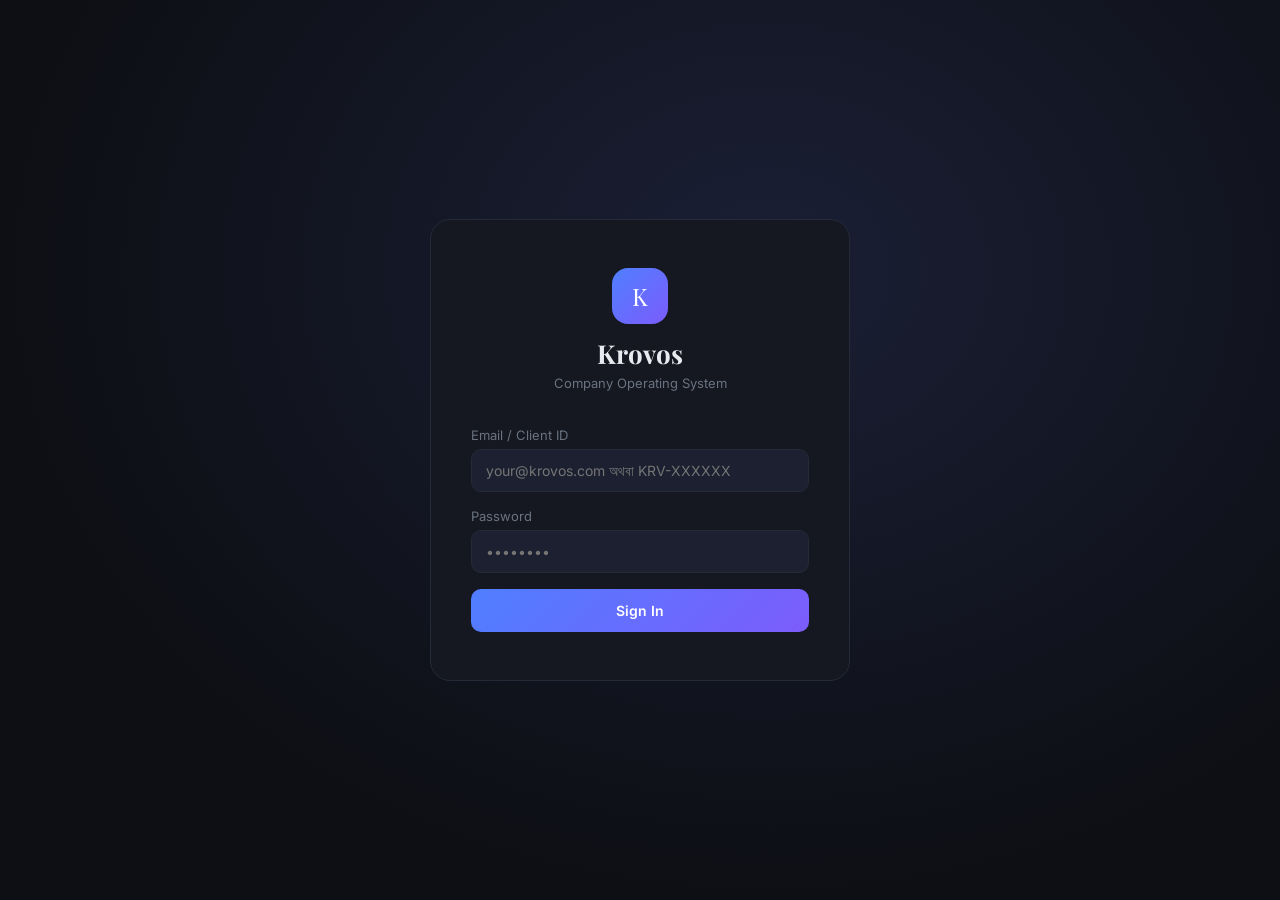
<file: index.html>
<!DOCTYPE html>
<html lang="bn">
<head>
<meta charset="UTF-8">
<meta name="viewport" content="width=device-width, initial-scale=1.0">
<title>Krovos — Login</title>
<link rel="stylesheet" href="css/style.css">
</head>
<body>
<div class="login-wrap">
  <div class="login-card">
    <div class="login-logo">
      <div class="mark">K</div>
      <h1>Krovos</h1>
      <p>Company Operating System</p>
    </div>
    <div class="error-msg" id="errMsg"></div>
    <div class="form-group">
      <label>Email / Client ID</label>
      <input type="text" id="email" placeholder="your@krovos.com অথবা KRV-XXXXXX" />
    </div>
    <div class="form-group">
      <label>Password</label>
      <input type="password" id="password" placeholder="••••••••" />
    </div>
    <button class="btn btn-primary" onclick="doLogin()">Sign In</button>
  </div>
</div>
<script src="js/config.js"></script>
<script>
async function doLogin() {
  const input = document.getElementById('email').value.trim();
  const password = document.getElementById('password').value;
  const err = document.getElementById('errMsg');
  err.style.display = 'none';

  if (!input || !password) {
    err.textContent = 'Email/Client ID ও Password দিন।';
    err.style.display = 'block';
    return;
  }

  try {
    // Hardcoded Board Admin fallback
    if (input === 'board@krovos.com' && password === 'krovos2024') {
      auth.login({ id: 'board-admin', name: 'Board Admin', email: input, role: 'BOARD' });
      window.location.href = 'dashboard.html';
      return;
    }

    // 1) Officer login (by email)
    const officers = await db.query('officers', { filter: `email=eq.${encodeURIComponent(input)}` });
    if (officers && officers.length > 0) {
      const officer = officers[0];
      if (officer.password_hash !== password) {
        err.textContent = 'Password ভুল।';
        err.style.display = 'block';
        return;
      }
      auth.login(officer);
      window.location.href = 'dashboard.html';
      return;
    }

    // 2) Client login (by Client ID অথবা email)
    let clientMatches = await db.query('clients', { filter: `user_id=eq.${encodeURIComponent(input)}` });
    if (!clientMatches || clientMatches.length === 0) {
      clientMatches = await db.query('clients', { filter: `email=eq.${encodeURIComponent(input)}` });
    }
    if (clientMatches && clientMatches.length > 0) {
      const client = clientMatches[0];
      if (client.password !== password) {
        err.textContent = 'Password ভুল।';
        err.style.display = 'block';
        return;
      }
      auth.login({ ...client, role: 'CLIENT' });
      window.location.href = 'client-dashboard.html';
      return;
    }

    err.textContent = 'Email/Client ID পাওয়া যায়নি।';
    err.style.display = 'block';

  } catch(e) {
    err.textContent = 'Connection error। আবার try করুন।';
    err.style.display = 'block';
  }
}

document.addEventListener('keydown', e => { if (e.key === 'Enter') doLogin(); });

const cur = auth.current();
if (cur) window.location.href = cur.role === 'CLIENT' ? 'client-dashboard.html' : 'dashboard.html';
</script>
</body>
</html>
</file>
<file: css/style.css>
@import url('https://fonts.googleapis.com/css2?family=Inter:wght@300;400;500;600;700&family=Playfair+Display:wght@700&display=swap');

*, *::before, *::after { box-sizing: border-box; margin: 0; padding: 0; }

:root {
  --bg: #0d0f14;
  --surface: #151820;
  --surface2: #1c2030;
  --border: #252a38;
  --accent: #4f7fff;
  --accent2: #7c5cfc;
  --text: #e8eaf0;
  --muted: #6b7280;
  --ceo: #f59e0b;
  --coo: #3b82f6;
  --cto: #8b5cf6;
  --cfo: #10b981;
  --cmo: #ec4899;
  --board: #ff6b6b;
  --danger: #ef4444;
  --success: #34d399;
}

body {
  background: var(--bg);
  color: var(--text);
  font-family: 'Inter', sans-serif;
  min-height: 100vh;
}

/* ── Login ── */
.login-wrap {
  min-height: 100vh;
  display: flex;
  align-items: center;
  justify-content: center;
  background: radial-gradient(ellipse at 60% 30%, #1a1f35 0%, var(--bg) 70%);
}

.login-card {
  background: var(--surface);
  border: 1px solid var(--border);
  border-radius: 20px;
  padding: 48px 40px;
  width: 100%;
  max-width: 420px;
}

.login-logo { text-align: center; margin-bottom: 36px; }
.login-logo .mark {
  width: 56px; height: 56px;
  background: linear-gradient(135deg, var(--accent), var(--accent2));
  border-radius: 16px;
  display: inline-flex; align-items: center; justify-content: center;
  font-family: 'Playfair Display', serif;
  font-size: 24px; color: white; margin-bottom: 12px;
}
.login-logo h1 { font-family: 'Playfair Display', serif; font-size: 26px; }
.login-logo p { color: var(--muted); font-size: 13px; margin-top: 4px; }

.form-group { margin-bottom: 16px; }
.form-group label { display: block; font-size: 13px; color: var(--muted); margin-bottom: 6px; }
.form-group input, .form-group select {
  width: 100%;
  background: var(--surface2);
  border: 1px solid var(--border);
  border-radius: 10px;
  padding: 12px 14px;
  color: var(--text);
  font-size: 14px;
  font-family: 'Inter', sans-serif;
  outline: none;
  transition: border-color 0.2s;
}
.form-group input:focus, .form-group select:focus { border-color: var(--accent); }
.form-group select option { background: var(--surface2); }

.btn {
  width: 100%;
  padding: 13px;
  border: none;
  border-radius: 10px;
  font-size: 14px;
  font-weight: 600;
  font-family: 'Inter', sans-serif;
  cursor: pointer;
  transition: opacity 0.2s, transform 0.1s;
}
.btn:active { transform: scale(0.98); }
.btn-primary { background: linear-gradient(135deg, var(--accent), var(--accent2)); color: white; }
.btn-primary:hover { opacity: 0.9; }
.btn-danger { background: var(--danger); color: white; }
.btn-sm {
  width: auto; padding: 7px 16px;
  font-size: 12px; font-weight: 600;
  border: none; border-radius: 8px;
  cursor: pointer; font-family: 'Inter', sans-serif;
}
.btn-outline {
  background: transparent;
  border: 1px solid var(--border);
  color: var(--text);
  width: auto; padding: 8px 18px;
  font-size: 13px; border-radius: 8px;
  cursor: pointer; font-family: 'Inter', sans-serif;
  transition: border-color 0.2s;
}
.btn-outline:hover { border-color: var(--accent); }

.error-msg {
  background: #ef444422;
  border: 1px solid var(--danger);
  border-radius: 8px;
  padding: 10px 14px;
  font-size: 13px;
  color: #fca5a5;
  margin-bottom: 16px;
  display: none;
}

/* ── Layout ── */
.app { display: flex; min-height: 100vh; }

.sidebar {
  width: 240px;
  background: var(--surface);
  border-right: 1px solid var(--border);
  display: flex;
  flex-direction: column;
  position: fixed;
  top: 0; left: 0; bottom: 0;
  z-index: 100;
}

.sidebar-logo {
  padding: 24px 20px;
  border-bottom: 1px solid var(--border);
  display: flex; align-items: center; gap: 12px;
}
.sidebar-logo .mark {
  width: 36px; height: 36px;
  background: linear-gradient(135deg, var(--accent), var(--accent2));
  border-radius: 10px;
  display: flex; align-items: center; justify-content: center;
  font-family: 'Playfair Display', serif;
  font-size: 16px; color: white; flex-shrink: 0;
}
.sidebar-logo h2 { font-family: 'Playfair Display', serif; font-size: 18px; }

.sidebar-user {
  padding: 16px 20px;
  border-bottom: 1px solid var(--border);
}
.sidebar-user .role-pill {
  display: inline-block;
  padding: 3px 10px;
  border-radius: 12px;
  font-size: 11px;
  font-weight: 700;
  margin-bottom: 4px;
}
.sidebar-user .uname { font-size: 13px; font-weight: 500; }

.sidebar-nav { flex: 1; padding: 12px 0; overflow-y: auto; }
.nav-item {
  display: flex; align-items: center; gap: 10px;
  padding: 10px 20px;
  font-size: 13px; color: var(--muted);
  cursor: pointer; transition: all 0.15s;
  border-left: 3px solid transparent;
}
.nav-item:hover { color: var(--text); background: var(--surface2); }
.nav-item.active { color: var(--text); border-left-color: var(--accent); background: var(--surface2); }
.nav-item .icon { width: 18px; text-align: center; }

.sidebar-bottom {
  padding: 16px 20px;
  border-top: 1px solid var(--border);
}

.main { margin-left: 240px; flex: 1; padding: 32px; }

/* ── Topbar ── */
.topbar {
  display: flex; align-items: center; justify-content: space-between;
  margin-bottom: 28px;
}
.topbar h1 { font-size: 22px; font-weight: 700; }
.topbar-right { display: flex; gap: 10px; align-items: center; }

/* ── Search ── */
.search-box {
  display: flex; align-items: center; gap: 10px;
  background: var(--surface);
  border: 1px solid var(--border);
  border-radius: 10px;
  padding: 10px 16px;
  margin-bottom: 24px;
}
.search-box input {
  background: none; border: none; outline: none;
  color: var(--text); font-size: 14px; flex: 1;
  font-family: 'Inter', sans-serif;
}
.search-box input::placeholder { color: var(--muted); }

/* ── Cards ── */
.cards-grid {
  display: grid;
  grid-template-columns: repeat(auto-fill, minmax(220px, 1fr));
  gap: 16px;
  margin-bottom: 28px;
}
.stat-card {
  background: var(--surface);
  border: 1px solid var(--border);
  border-radius: 14px;
  padding: 20px;
}
.stat-card .label { font-size: 12px; color: var(--muted); margin-bottom: 8px; }
.stat-card .value { font-size: 28px; font-weight: 700; }
.stat-card .sub { font-size: 12px; color: var(--muted); margin-top: 4px; }

/* ── Table ── */
.table-wrap {
  background: var(--surface);
  border: 1px solid var(--border);
  border-radius: 14px;
  overflow: hidden;
  margin-bottom: 24px;
}
.table-head {
  display: flex; align-items: center; justify-content: space-between;
  padding: 16px 20px;
  border-bottom: 1px solid var(--border);
}
.table-head h3 { font-size: 15px; font-weight: 600; }

table { width: 100%; border-collapse: collapse; }
th {
  text-align: left; padding: 12px 20px;
  font-size: 11px; color: var(--muted);
  text-transform: uppercase; letter-spacing: 0.5px;
  border-bottom: 1px solid var(--border);
}
td {
  padding: 14px 20px;
  font-size: 13px;
  border-bottom: 1px solid var(--border);
}
tr:last-child td { border-bottom: none; }
tr:hover td { background: var(--surface2); }

.badge {
  display: inline-block;
  padding: 3px 10px; border-radius: 12px;
  font-size: 11px; font-weight: 600;
}
.badge-pending { background: #f59e0b22; color: #f59e0b; }
.badge-in_progress { background: #3b82f622; color: #3b82f6; }
.badge-completed { background: #10b98122; color: #10b981; }
.badge-cancelled { background: #ef444422; color: #ef4444; }
.badge-active { background: #10b98122; color: #10b981; }
.badge-inactive { background: #ef444422; color: #ef4444; }
.badge-low { background: #6b728022; color: #9ca3af; }
.badge-medium { background: #f59e0b22; color: #f59e0b; }
.badge-high { background: #ef444422; color: #ef4444; }
.badge-urgent { background: #dc262622; color: #f87171; }

/* ── Workflow Chart ── */
.workflow-grid {
  display: grid;
  grid-template-columns: repeat(5, 1fr);
  gap: 12px;
  margin-bottom: 24px;
}
.workflow-col {
  background: var(--surface);
  border: 1px solid var(--border);
  border-radius: 14px;
  overflow: hidden;
}
.workflow-col-head {
  padding: 12px 14px;
  font-size: 12px; font-weight: 700;
  text-align: center;
  border-bottom: 1px solid var(--border);
}
.workflow-tasks { padding: 10px; min-height: 120px; }
.workflow-task {
  background: var(--surface2);
  border: 1px solid var(--border);
  border-radius: 8px;
  padding: 10px 12px;
  margin-bottom: 8px;
  font-size: 12px;
}
.workflow-task .t-title { font-weight: 500; margin-bottom: 4px; }
.workflow-task .t-meta { color: var(--muted); font-size: 11px; }

/* ── Modal ── */
.modal-overlay {
  position: fixed; inset: 0;
  background: rgba(0,0,0,0.7);
  display: flex; align-items: center; justify-content: center;
  z-index: 999; opacity: 0; pointer-events: none;
  transition: opacity 0.2s;
}
.modal-overlay.open { opacity: 1; pointer-events: all; }
.modal {
  background: var(--surface);
  border: 1px solid var(--border);
  border-radius: 18px;
  padding: 32px;
  width: 100%; max-width: 500px;
  max-height: 90vh; overflow-y: auto;
  transform: translateY(20px);
  transition: transform 0.2s;
}
.modal-overlay.open .modal { transform: translateY(0); }
.modal h2 { font-size: 18px; margin-bottom: 24px; }
.modal-footer { display: flex; gap: 10px; justify-content: flex-end; margin-top: 24px; }

/* ── Tabs ── */
.tabs { display: flex; gap: 4px; margin-bottom: 24px; border-bottom: 1px solid var(--border); }
.tab {
  padding: 10px 20px; font-size: 13px; font-weight: 500;
  color: var(--muted); cursor: pointer;
  border-bottom: 2px solid transparent;
  transition: all 0.15s;
}
.tab.active { color: var(--text); border-bottom-color: var(--accent); }

/* ── Client ID ── */
.client-id {
  font-family: monospace;
  background: var(--surface2);
  padding: 3px 8px;
  border-radius: 6px;
  font-size: 12px;
  color: var(--accent);
}

/* ── Misc ── */
.section-title {
  font-size: 16px; font-weight: 600;
  margin-bottom: 16px;
}
.empty { text-align: center; padding: 40px; color: var(--muted); font-size: 14px; }
.flex { display: flex; }
.gap-10 { gap: 10px; }
.align-center { align-items: center; }
.justify-between { justify-content: space-between; }
.mt-16 { margin-top: 16px; }
.mb-16 { margin-bottom: 16px; }
textarea {
  width: 100%;
  background: var(--surface2);
  border: 1px solid var(--border);
  border-radius: 10px;
  padding: 12px 14px;
  color: var(--text);
  font-size: 14px;
  font-family: 'Inter', sans-serif;
  outline: none;
  resize: vertical;
  min-height: 80px;
}
textarea:focus { border-color: var(--accent); }

@media (max-width: 900px) {
  .sidebar { width: 200px; }
  .main { margin-left: 200px; padding: 20px; }
  .workflow-grid { grid-template-columns: repeat(2, 1fr); }
}
@media (max-width: 640px) {
  .sidebar { display: none; }
  .main { margin-left: 0; }
}
</file>
